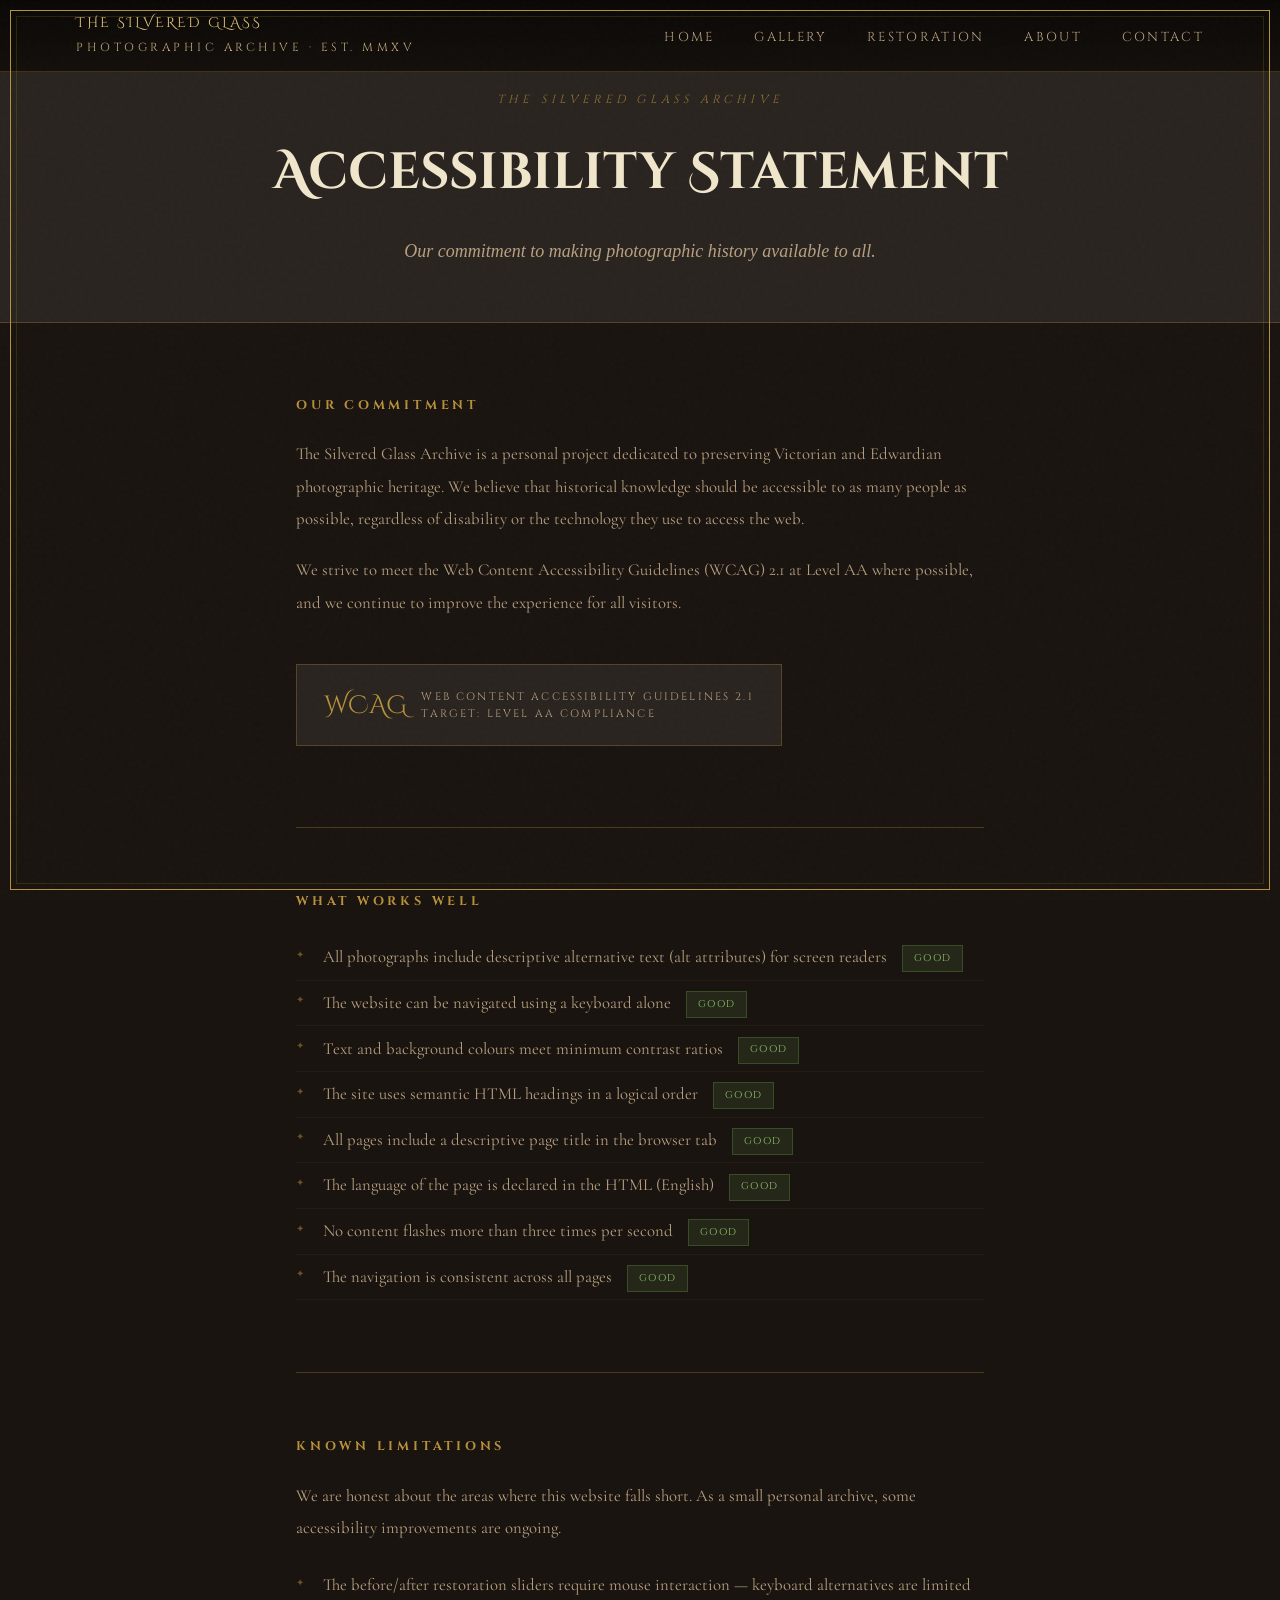
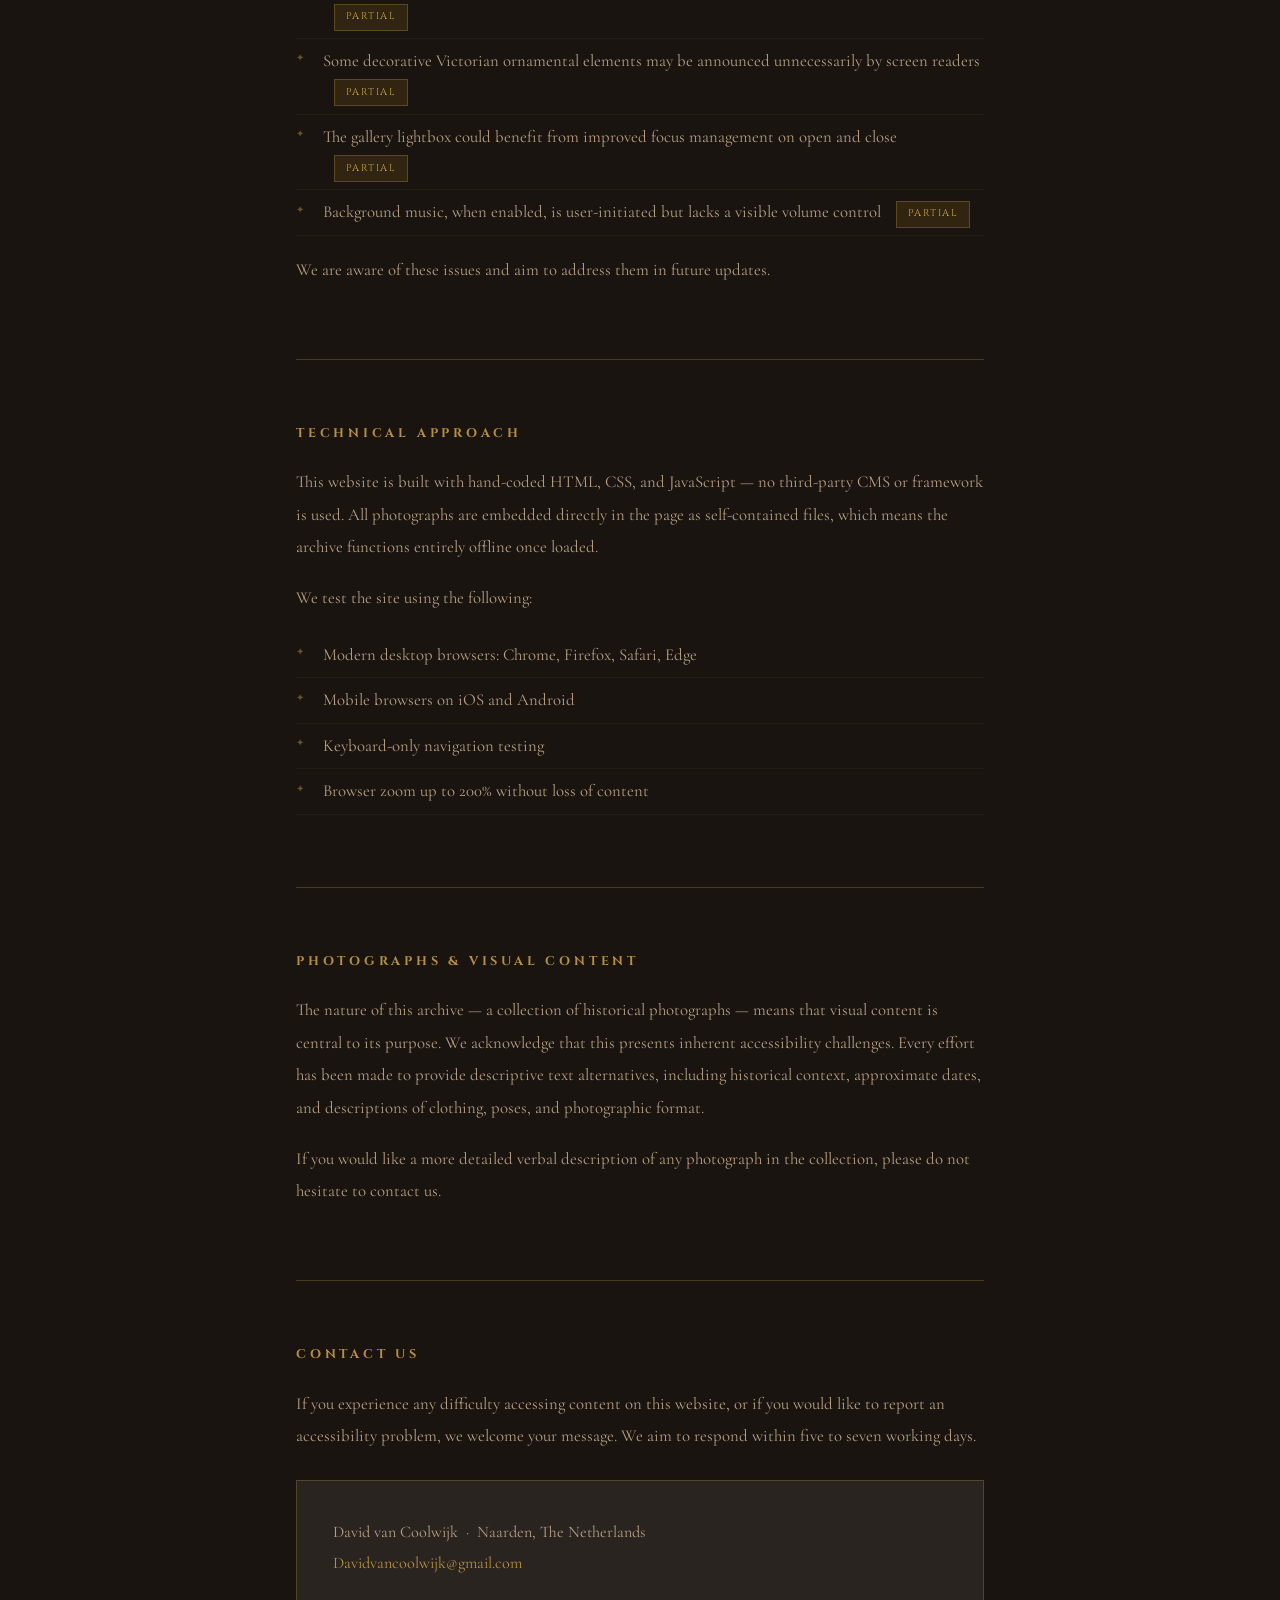
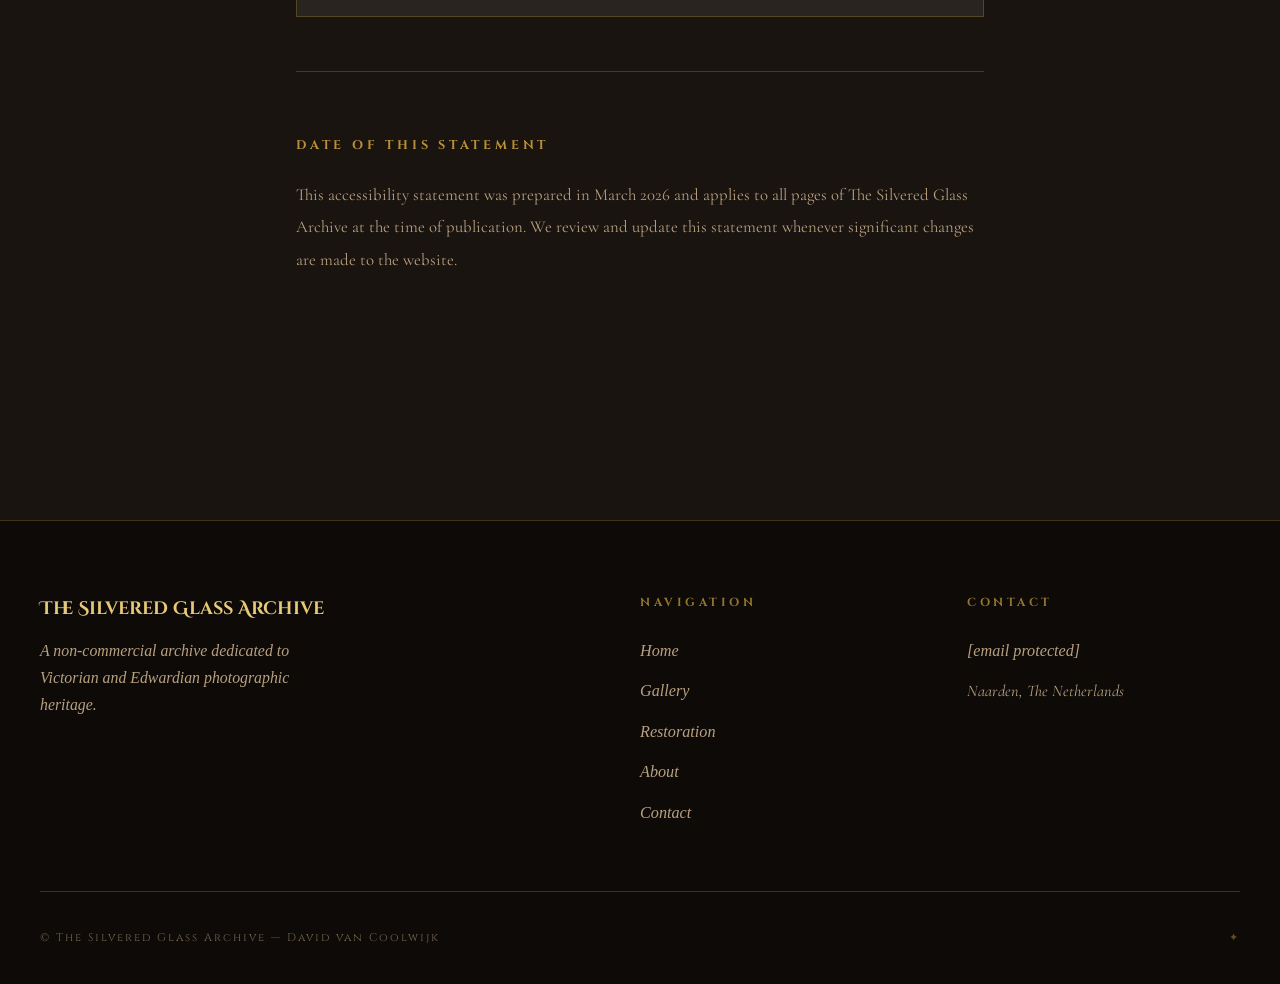
<file: accessibility.html>
<!DOCTYPE html>
<html lang="en">
<head>
  <meta charset="UTF-8">
  <meta name="viewport" content="width=device-width, initial-scale=1.0">
  <title>Accessibility Statement — The Silvered Glass Archive</title>
  <link rel="icon" type="image/svg+xml" href="[data-uri]">
  <meta name="description" content="Accessibility statement for The Silvered Glass Archive. How we strive to make Victorian and Edwardian photographic history accessible to all visitors.">
  <meta name="robots" content="index, follow">
  <style>

@import url('https://fonts.googleapis.com/css2?family=IM+Fell+English:ital@0;1&family=IM+Fell+English+SC&family=Cinzel+Decorative:wght@400;700&family=Cinzel:wght@400;500;600&family=Cormorant+Garamond:ital,wght@0,300;0,400;0,500;0,600;1,300;1,400;1,500&display=swap');

/* ─────────────────────────────────────────
   CUSTOM PROPERTIES
───────────────────────────────────────── */
:root {
  --ink:          #1a1410;
  --charcoal:     #2a2420;
  --dark-brown:   #3d2e22;
  --warm-brown:   #5c4030;
  --gold:         #b8913a;
  --gold-light:   #d4a84b;
  --gold-pale:    #e8c97a;
  --parchment:    #f0e6cc;
  --parchment-dk: #ddd0b0;
  --cream:        #f7f0e0;
  --sepia:        #c4a882;
  --sepia-dark:   #8b7355;
  --text-primary: #f0e6cc;
  --text-muted:   #b8a080;
  --border:       rgba(184,145,58,0.3);
  --border-bright:rgba(184,145,58,0.65);
  --shadow:       rgba(0,0,0,0.6);

  --font-display: 'Cinzel Decorative', serif;
  --font-heading: 'Cinzel', serif;
  --font-body:    'Cormorant Garamond', serif;
  --font-italic:  'IM Fell English', serif;

  --nav-h: 72px;
}

/* ─────────────────────────────────────────
   RESET & BASE
───────────────────────────────────────── */
*, *::before, *::after { box-sizing: border-box; margin: 0; padding: 0; }

html { scroll-behavior: smooth; font-size: 18px; }

body {
  background-color: var(--ink);
  color: var(--text-primary);
  font-family: var(--font-body);
  font-weight: 400;
  line-height: 1.75;
  min-height: 100vh;
  overflow-x: hidden;
}

/* Grain texture overlay */
body::before {
  content: '';
  position: fixed;
  inset: 0;
  background-image: url("data:image/svg+xml,%3Csvg viewBox='0 0 256 256' xmlns='http://www.w3.org/2000/svg'%3E%3Cfilter id='noise'%3E%3CfeTurbulence type='fractalNoise' baseFrequency='0.9' numOctaves='4' stitchTiles='stitch'/%3E%3C/filter%3E%3Crect width='100%25' height='100%25' filter='url(%23noise)' opacity='0.04'/%3E%3C/svg%3E");
  pointer-events: none;
  z-index: 9999;
  opacity: 0.45;
}

img { max-width: 100%; display: block; }
a  { color: var(--gold-light); text-decoration: none; transition: color .25s; }
a:hover { color: var(--gold-pale); }

/* ─────────────────────────────────────────
   SCROLLBAR
───────────────────────────────────────── */
::-webkit-scrollbar { width: 8px; }
::-webkit-scrollbar-track { background: var(--charcoal); }
::-webkit-scrollbar-thumb { background: var(--warm-brown); border-radius: 4px; }
::-webkit-scrollbar-thumb:hover { background: var(--gold); }

/* ─────────────────────────────────────────
   ORNAMENTAL ELEMENTS
───────────────────────────────────────── */
.ornament {
  display: flex; align-items: center; gap: 1rem;
  color: var(--gold); font-size: .9rem; letter-spacing: .15em;
}
.ornament::before,
.ornament::after {
  content: '';
  flex: 1; height: 1px;
  background: linear-gradient(90deg, transparent, var(--gold), transparent);
}

.ornament-divider {
  text-align: center;
  color: var(--gold);
  font-size: 1.4rem;
  letter-spacing: .3em;
  margin: 2.5rem 0;
  opacity: .7;
}

.corner-decoration {
  position: absolute;
  width: 40px; height: 40px;
  border-color: var(--gold);
  border-style: solid;
  opacity: .5;
}
.corner-decoration.tl { top: 12px; left: 12px; border-width: 2px 0 0 2px; }
.corner-decoration.tr { top: 12px; right: 12px; border-width: 2px 2px 0 0; }
.corner-decoration.bl { bottom: 12px; left: 12px; border-width: 0 0 2px 2px; }
.corner-decoration.br { bottom: 12px; right: 12px; border-width: 0 2px 2px 0; }

/* ─────────────────────────────────────────
   NAVIGATION
───────────────────────────────────────── */
.site-nav {
  position: fixed; top: 0; left: 0; right: 0;
  height: var(--nav-h);
  background: linear-gradient(180deg, rgba(10,8,6,.98) 0%, rgba(18,14,10,.92) 100%);
  border-bottom: 1px solid var(--border);
  z-index: 1000;
  display: flex; align-items: center;
  backdrop-filter: blur(8px);
}

.nav-inner {
  max-width: 1200px; width: 100%;
  margin: 0 auto;
  padding: 0 2rem;
  display: flex; align-items: center; justify-content: space-between;
}

.nav-brand {
  font-family: var(--font-heading);
  font-size: .85rem;
  letter-spacing: .22em;
  text-transform: uppercase;
  color: var(--gold-light);
  display: flex; flex-direction: column; align-items: flex-start;
  gap: 2px;
}
.nav-brand span:first-child {
  font-family: var(--font-display);
  font-size: .75rem;
  letter-spacing: .15em;
  color: var(--gold-pale);
}
.nav-brand span:last-child {
  font-size: .65rem;
  color: var(--sepia);
  letter-spacing: .3em;
}

.nav-links {
  list-style: none;
  display: flex; gap: 2.2rem; align-items: center;
}

.nav-links a {
  font-family: var(--font-heading);
  font-size: .72rem;
  letter-spacing: .18em;
  text-transform: uppercase;
  color: var(--text-muted);
  position: relative;
  padding-bottom: 3px;
  transition: color .3s;
}
.nav-links a::after {
  content: '';
  position: absolute; bottom: 0; left: 0; right: 0;
  height: 1px;
  background: var(--gold);
  transform: scaleX(0);
  transition: transform .3s ease;
}
.nav-links a:hover,
.nav-links a.active { color: var(--gold-pale); }
.nav-links a:hover::after,
.nav-links a.active::after { transform: scaleX(1); }

.nav-toggle {
  display: none;
  background: none; border: 1px solid var(--border);
  color: var(--gold); cursor: pointer;
  padding: .4rem .6rem; font-size: 1.1rem;
  border-radius: 2px;
}

/* ─────────────────────────────────────────
   PAGE WRAPPER
───────────────────────────────────────── */
.page-wrap {
  padding-top: var(--nav-h);
  min-height: 100vh;
}

/* ─────────────────────────────────────────
   HERO — HOME
───────────────────────────────────────── */
.hero {
  position: relative;
  min-height: calc(100vh - var(--nav-h));
  display: flex; align-items: center; justify-content: center;
  overflow: hidden;
  background: var(--ink);
}

.hero-backdrop {
  position: absolute; inset: 0;
  background:
    radial-gradient(ellipse 80% 60% at 50% 40%, rgba(92,64,48,.18) 0%, transparent 70%),
    radial-gradient(ellipse 60% 80% at 20% 80%, rgba(61,46,34,.2) 0%, transparent 60%),
    linear-gradient(180deg, rgba(10,8,6,1) 0%, rgba(26,20,16,.95) 50%, rgba(10,8,6,1) 100%);
}

/* Vignette photo strips */
.hero-photos {
  position: absolute; inset: 0;
  display: grid;
  grid-template-columns: repeat(5, 1fr);
  opacity: .12;
  gap: 2px;
}
.hero-photos .photo-strip {
  background: var(--dark-brown);
  position: relative;
  overflow: hidden;
}
.hero-photos .photo-strip::after {
  content: '';
  position: absolute; inset: 0;
  background: linear-gradient(180deg, var(--ink) 0%, transparent 25%, transparent 75%, var(--ink) 100%);
}

.hero-content {
  position: relative;
  text-align: center;
  padding: 4rem 2rem;
  max-width: 860px;
}

.hero-eyebrow {
  font-family: var(--font-heading);
  font-size: .72rem;
  letter-spacing: .45em;
  text-transform: uppercase;
  color: var(--gold);
  margin-bottom: 1.8rem;
  opacity: .85;
}

.hero-title {
  font-family: var(--font-display);
  font-size: clamp(2rem, 5vw, 3.6rem);
  font-weight: 700;
  line-height: 1.15;
  color: var(--parchment);
  text-shadow: 0 2px 30px rgba(0,0,0,.8);
  margin-bottom: .8rem;
}
.hero-title em {
  font-style: italic;
  color: var(--gold-pale);
  font-family: 'IM Fell English', serif;
}

.hero-subtitle {
  font-family: var(--font-italic);
  font-style: italic;
  font-size: clamp(1rem, 2.2vw, 1.3rem);
  color: var(--sepia);
  line-height: 1.6;
  margin-bottom: 2.8rem;
  max-width: 580px;
  margin-left: auto; margin-right: auto;
}

.hero-dates {
  font-family: var(--font-heading);
  font-size: .7rem;
  letter-spacing: .4em;
  color: var(--gold);
  opacity: .7;
  margin-bottom: 3rem;
}

.btn-primary {
  display: inline-block;
  font-family: var(--font-heading);
  font-size: .75rem;
  letter-spacing: .25em;
  text-transform: uppercase;
  color: var(--ink);
  background: linear-gradient(135deg, var(--gold) 0%, var(--gold-light) 50%, var(--gold) 100%);
  padding: .85rem 2.4rem;
  border: none;
  cursor: pointer;
  position: relative;
  transition: opacity .3s, transform .2s;
  clip-path: polygon(8px 0%, 100% 0%, calc(100% - 8px) 100%, 0% 100%);
}
.btn-primary:hover {
  opacity: .9; transform: translateY(-1px);
  color: var(--ink);
}

.btn-secondary {
  display: inline-block;
  font-family: var(--font-heading);
  font-size: .75rem;
  letter-spacing: .25em;
  text-transform: uppercase;
  color: var(--gold-light);
  background: transparent;
  padding: .82rem 2.2rem;
  border: 1px solid var(--gold);
  cursor: pointer;
  transition: background .3s, color .3s;
}
.btn-secondary:hover {
  background: rgba(184,145,58,.1);
  color: var(--gold-pale);
}

.hero-cta { display: flex; gap: 1.2rem; justify-content: center; flex-wrap: wrap; }

/* ─────────────────────────────────────────
   SECTION COMMONS
───────────────────────────────────────── */
.section {
  padding: 6rem 2rem;
  max-width: 1200px;
  margin: 0 auto;
}

.section-full {
  padding: 6rem 2rem;
}

.section-header {
  text-align: center;
  margin-bottom: 4rem;
}

.section-eyebrow {
  font-family: var(--font-heading);
  font-size: .68rem;
  letter-spacing: .5em;
  text-transform: uppercase;
  color: var(--gold);
  opacity: .8;
  margin-bottom: 1rem;
}

.section-title {
  font-family: var(--font-display);
  font-size: clamp(1.4rem, 3vw, 2.2rem);
  color: var(--parchment);
  margin-bottom: 1rem;
  line-height: 1.25;
}

.section-lead {
  font-family: var(--font-italic);
  font-style: italic;
  font-size: 1.15rem;
  color: var(--text-muted);
  max-width: 620px;
  margin: 0 auto;
  line-height: 1.7;
}

/* ─────────────────────────────────────────
   FEATURED GRID — HOME
───────────────────────────────────────── */
.featured-grid {
  display: grid;
  grid-template-columns: repeat(3, 1fr);
  grid-template-rows: auto auto;
  gap: 1.5rem;
}

.featured-grid .card:first-child {
  grid-column: 1 / 3;
  grid-row: 1 / 2;
}

.photo-card {
  position: relative;
  overflow: hidden;
  background: var(--charcoal);
  border: 1px solid var(--border);
  cursor: pointer;
  transition: border-color .3s, transform .3s;
}
.photo-card:hover { border-color: var(--border-bright); transform: translateY(-2px); }

.photo-card-img {
  width: 100%; height: auto; display: block;
  object-fit: contain;
  filter: none;
  transition: filter .5s, transform .5s;
  background: var(--charcoal);
}


.photo-card:hover .photo-card-img {
  filter: none;
}

.photo-card-caption {
  padding: 1.2rem 1.4rem;
  border-top: 1px solid var(--border);
  background: linear-gradient(180deg, rgba(26,20,16,.9) 0%, rgba(10,8,6,.95) 100%);
}
.photo-card-caption h3 {
  font-family: var(--font-heading);
  font-size: .82rem;
  letter-spacing: .12em;
  color: var(--parchment);
  margin-bottom: .3rem;
}
.photo-card-caption p {
  font-family: var(--font-italic);
  font-style: italic;
  font-size: .85rem;
  color: var(--text-muted);
  line-height: 1.5;
}
.photo-card-year {
  position: absolute;
  top: .8rem; right: .8rem;
  font-family: var(--font-heading);
  font-size: .62rem;
  letter-spacing: .2em;
  color: var(--gold);
  background: rgba(10,8,6,.8);
  border: 1px solid var(--border);
  padding: .2rem .6rem;
}

/* ─────────────────────────────────────────
   INTRO TEXT BLOCK
───────────────────────────────────────── */
.intro-block {
  background: var(--charcoal);
  border: 1px solid var(--border);
  padding: 4rem;
  position: relative;
  text-align: center;
  margin: 0 auto;
  max-width: 800px;
}

.intro-block p {
  font-size: 1.15rem;
  line-height: 1.9;
  color: var(--parchment);
  font-family: var(--font-body);
}

.intro-block p + p { margin-top: 1.5rem; }

/* ─────────────────────────────────────────
   STRIPE SECTION
───────────────────────────────────────── */
.stripe {
  background: var(--charcoal);
  border-top: 1px solid var(--border);
  border-bottom: 1px solid var(--border);
  padding: 5rem 2rem;
}

/* ─────────────────────────────────────────
   GALLERY PAGE
───────────────────────────────────────── */
.page-hero {
  padding: 5rem 2rem 3rem;
  text-align: center;
  border-bottom: 1px solid var(--border);
  position: relative;
  background: linear-gradient(180deg, rgba(61,46,34,.15) 0%, transparent 100%);
}

.gallery-filters {
  display: flex;
  justify-content: center;
  gap: .6rem;
  flex-wrap: wrap;
  margin-bottom: 3rem;
}

.filter-btn {
  font-family: var(--font-heading);
  font-size: .65rem;
  letter-spacing: .2em;
  text-transform: uppercase;
  color: var(--text-muted);
  background: transparent;
  border: 1px solid rgba(184,145,58,.2);
  padding: .45rem 1.1rem;
  cursor: pointer;
  transition: all .25s;
}
.filter-btn:hover,
.filter-btn.active {
  color: var(--gold-pale);
  border-color: var(--gold);
  background: rgba(184,145,58,.08);
}

.gallery-masonry {
  columns: 3;
  column-gap: 1.4rem;
}

.gallery-item {
  break-inside: avoid;
  margin-bottom: 1.4rem;
  position: relative;
  border: 1px solid var(--border);
  overflow: hidden;
  cursor: pointer;
  transition: border-color .3s;
  background: var(--charcoal);
}
.gallery-item:hover { border-color: var(--border-bright); }

.gallery-item img {
  width: 100%;
  display: block;
  filter: none;
  transition: filter .5s, transform .5s;
}
.gallery-item:hover img {
  filter: none;
  transform: scale(1.03);
}

.gallery-item-info {
  padding: .9rem 1rem;
  border-top: 1px solid var(--border);
}
.gallery-item-info h4 {
  font-family: var(--font-heading);
  font-size: .73rem;
  letter-spacing: .1em;
  color: var(--parchment);
  margin-bottom: .25rem;
}
.gallery-item-info p {
  font-family: var(--font-italic);
  font-style: italic;
  font-size: .8rem;
  color: var(--text-muted);
}
.gallery-item-badge {
  position: absolute;
  top: .6rem; left: .6rem;
  font-family: var(--font-heading);
  font-size: .58rem;
  letter-spacing: .18em;
  text-transform: uppercase;
  background: rgba(184,145,58,.85);
  color: var(--ink);
  padding: .18rem .55rem;
}

/* ─────────────────────────────────────────
   LIGHTBOX
───────────────────────────────────────── */
.lightbox {
  position: fixed; inset: 0;
  background: rgba(5,4,3,.95);
  z-index: 9000;
  display: none;
  align-items: center;
  justify-content: center;
  padding: 2rem;
}
.lightbox.open { display: flex; }

.lightbox-inner {
  position: relative;
  max-width: 900px;
  width: 100%;
  text-align: center;
}

.lightbox-img {
  max-height: 72vh;
  width: auto;
  max-width: 100%;
  margin: 0 auto;
  filter: none;
  border: 1px solid var(--border);
}

.lightbox-caption {
  margin-top: 1.2rem;
  font-family: var(--font-italic);
  font-style: italic;
  color: var(--text-muted);
  font-size: .95rem;
}

.lightbox-close {
  position: fixed; top: 1.5rem; right: 1.5rem;
  background: none; border: 1px solid var(--border);
  color: var(--gold); font-size: 1.4rem;
  width: 42px; height: 42px;
  cursor: pointer; display: flex; align-items: center; justify-content: center;
  transition: background .2s;
}
.lightbox-close:hover { background: rgba(184,145,58,.15); }

.lightbox-nav {
  position: fixed; top: 50%; transform: translateY(-50%);
  background: rgba(26,20,16,.8); border: 1px solid var(--border);
  color: var(--gold); font-size: 1.5rem;
  width: 48px; height: 64px;
  cursor: pointer; display: flex; align-items: center; justify-content: center;
  transition: background .2s;
}
.lightbox-nav:hover { background: rgba(184,145,58,.15); }
.lightbox-prev { left: 1rem; }
.lightbox-next { right: 1rem; }

/* ─────────────────────────────────────────
   BEFORE / AFTER SLIDER
───────────────────────────────────────── */
.before-after-container {
  position: relative;
  overflow: hidden;
  cursor: ew-resize;
  user-select: none;
  border: 1px solid var(--border);
  background: var(--charcoal);
}

.before-after-container img {
  width: 100%;
  display: block;
  filter: none;
}

.ba-before {
  position: absolute; top: 0; left: 0; right: 0; bottom: 0;
  overflow: hidden;
}

.ba-before img {
  filter: none;
  position: absolute; top: 0; left: 0; width: 100%; height: 100%;
  object-fit: cover;
}

.ba-after img {
  filter: none;
}

.ba-handle {
  position: absolute; top: 0; bottom: 0;
  width: 3px;
  background: var(--gold);
  transform: translateX(-50%);
  z-index: 10;
}
.ba-handle::before,
.ba-handle::after {
  content: '';
  position: absolute; left: 50%;
  width: 40px; height: 40px;
  transform: translateX(-50%);
  background: var(--gold);
  border-radius: 50%;
  display: flex; align-items: center; justify-content: center;
}
.ba-handle::before { top: 50%; transform: translate(-50%, -50%); }
.ba-handle::after {
  top: 50%; transform: translate(-50%, -50%);
  background: url("data:image/svg+xml,%3Csvg xmlns='http://www.w3.org/2000/svg' width='20' height='12' viewBox='0 0 20 12'%3E%3Cpath d='M0 6l4-4v3h12V2l4 4-4 4v-3H4v3z' fill='%231a1410'/%3E%3C/svg%3E") center/20px no-repeat var(--gold);
  z-index: 1;
}

.ba-label {
  position: absolute; top: .7rem;
  font-family: var(--font-heading);
  font-size: .62rem;
  letter-spacing: .22em;
  text-transform: uppercase;
  background: rgba(10,8,6,.8);
  border: 1px solid var(--border);
  padding: .2rem .7rem;
  pointer-events: none;
}
.ba-label-before { left: .7rem; color: var(--sepia); }
.ba-label-after  { right: .7rem; color: var(--gold-pale); }

/* ─────────────────────────────────────────
   RESTORATION PAGE
───────────────────────────────────────── */
.restoration-pair {
  display: grid;
  grid-template-columns: 1fr 1fr;
  gap: 3rem;
  align-items: start;
  margin-bottom: 6rem;
  padding-bottom: 6rem;
  border-bottom: 1px solid var(--border);
}
.restoration-pair:last-child { border-bottom: none; }

.restoration-pair.reversed { direction: rtl; }
.restoration-pair.reversed > * { direction: ltr; }

.restoration-info h3 {
  font-family: var(--font-display);
  font-size: 1.3rem;
  color: var(--parchment);
  margin-bottom: .6rem;
}
.restoration-info .date-tag {
  font-family: var(--font-heading);
  font-size: .65rem;
  letter-spacing: .3em;
  color: var(--gold);
  opacity: .8;
  margin-bottom: 1.5rem;
}
.restoration-info p {
  font-size: 1rem;
  color: var(--text-muted);
  line-height: 1.85;
  margin-bottom: 1rem;
}

.process-steps {
  display: grid;
  grid-template-columns: repeat(auto-fit, minmax(220px, 1fr));
  gap: 1.5rem;
  margin-top: 3rem;
}
.process-step {
  background: var(--charcoal);
  border: 1px solid var(--border);
  padding: 1.8rem;
  position: relative;
}
.step-number {
  font-family: var(--font-display);
  font-size: 2.2rem;
  color: var(--gold);
  opacity: .25;
  position: absolute;
  top: .8rem; right: 1rem;
  line-height: 1;
}
.process-step h4 {
  font-family: var(--font-heading);
  font-size: .78rem;
  letter-spacing: .15em;
  color: var(--parchment);
  margin-bottom: .7rem;
  text-transform: uppercase;
}
.process-step p {
  font-size: .9rem;
  color: var(--text-muted);
  line-height: 1.7;
}

/* ─────────────────────────────────────────
   ABOUT PAGE
───────────────────────────────────────── */
.about-grid {
  display: grid;
  grid-template-columns: 1fr 2fr;
  gap: 4rem;
  align-items: start;
}

.about-portrait {
  position: sticky; top: calc(var(--nav-h) + 2rem);
}
.about-portrait img {
  width: 100%;
  filter: none;
  border: 1px solid var(--border);
}
.about-portrait-caption {
  border: 1px solid var(--border);
  border-top: none;
  padding: 1rem 1.2rem;
  background: var(--charcoal);
  font-family: var(--font-italic);
  font-style: italic;
  font-size: .82rem;
  color: var(--text-muted);
  text-align: center;
}

.about-text h2 {
  font-family: var(--font-display);
  font-size: 1.6rem;
  color: var(--parchment);
  margin-bottom: .4rem;
}
.about-text .tagline {
  font-family: var(--font-italic);
  font-style: italic;
  color: var(--sepia);
  margin-bottom: 2.5rem;
  font-size: 1rem;
}
.about-text p {
  font-size: 1rem;
  line-height: 1.9;
  color: var(--text-muted);
  margin-bottom: 1.4rem;
}

.credentials {
  display: grid;
  grid-template-columns: 1fr 1fr;
  gap: 1rem;
  margin-top: 2.5rem;
}
.credential-item {
  border-left: 2px solid var(--gold);
  padding: .5rem 0 .5rem 1rem;
}
.credential-item strong {
  display: block;
  font-family: var(--font-heading);
  font-size: .73rem;
  letter-spacing: .1em;
  color: var(--parchment);
  margin-bottom: .2rem;
}
.credential-item span {
  font-size: .85rem;
  color: var(--text-muted);
}

/* ─────────────────────────────────────────
   CONTACT PAGE
───────────────────────────────────────── */
.contact-grid {
  display: grid;
  grid-template-columns: 1fr 1.4fr;
  gap: 4rem;
  align-items: start;
}

.contact-info h3 {
  font-family: var(--font-heading);
  font-size: .8rem;
  letter-spacing: .2em;
  text-transform: uppercase;
  color: var(--gold);
  margin-bottom: 1.5rem;
}
.contact-info p {
  font-size: .95rem;
  color: var(--text-muted);
  line-height: 1.85;
  margin-bottom: 1.8rem;
}

.contact-detail {
  display: flex; gap: 1rem; align-items: flex-start;
  margin-bottom: 1.2rem;
}
.contact-detail-icon {
  width: 36px; height: 36px;
  border: 1px solid var(--border);
  background: var(--charcoal);
  display: flex; align-items: center; justify-content: center;
  color: var(--gold); font-size: .9rem;
  flex-shrink: 0;
}
.contact-detail-text strong {
  display: block;
  font-family: var(--font-heading);
  font-size: .68rem;
  letter-spacing: .15em;
  text-transform: uppercase;
  color: var(--parchment);
  margin-bottom: .2rem;
}
.contact-detail-text span {
  font-family: var(--font-italic);
  font-style: italic;
  color: var(--text-muted);
  font-size: .9rem;
}

.contact-form {
  background: var(--charcoal);
  border: 1px solid var(--border);
  padding: 2.8rem;
  position: relative;
}

.form-row {
  display: grid;
  grid-template-columns: 1fr 1fr;
  gap: 1.2rem;
}

.form-field { margin-bottom: 1.4rem; }

.form-field label {
  display: block;
  font-family: var(--font-heading);
  font-size: .65rem;
  letter-spacing: .22em;
  text-transform: uppercase;
  color: var(--sepia);
  margin-bottom: .5rem;
}

.form-field input,
.form-field textarea,
.form-field select {
  width: 100%;
  background: rgba(10,8,6,.5);
  border: 1px solid var(--border);
  color: var(--parchment);
  font-family: var(--font-body);
  font-size: .95rem;
  padding: .75rem 1rem;
  transition: border-color .25s;
  outline: none;
  -webkit-appearance: none;
}
.form-field input:focus,
.form-field textarea:focus,
.form-field select:focus {
  border-color: var(--gold);
}
.form-field input::placeholder,
.form-field textarea::placeholder {
  color: rgba(184,160,128,.4);
  font-style: italic;
}
.form-field textarea { min-height: 130px; resize: vertical; }

.form-field select option { background: var(--charcoal); }

.form-submit { text-align: right; }

/* ─────────────────────────────────────────
   STATISTICS STRIP
───────────────────────────────────────── */
.stats-strip {
  background: var(--charcoal);
  border-top: 1px solid var(--border);
  border-bottom: 1px solid var(--border);
  padding: 3rem 2rem;
}
.stats-inner {
  display: grid;
  grid-template-columns: repeat(4, 1fr);
  gap: 1rem;
  max-width: 900px;
  margin: 0 auto;
  text-align: center;
}
.stat-item {}
.stat-number {
  font-family: var(--font-display);
  font-size: 2rem;
  color: var(--gold-pale);
  display: block;
  margin-bottom: .3rem;
}
.stat-label {
  font-family: var(--font-heading);
  font-size: .6rem;
  letter-spacing: .3em;
  text-transform: uppercase;
  color: var(--text-muted);
}

/* ─────────────────────────────────────────
   FOOTER
───────────────────────────────────────── */
.site-footer {
  border-top: 1px solid var(--border);
  padding: 4rem 2rem 2rem;
  background: rgba(5,4,3,.6);
}

.footer-inner {
  max-width: 1200px; margin: 0 auto;
  display: grid;
  grid-template-columns: 2fr 1fr 1fr;
  gap: 3rem;
  margin-bottom: 3rem;
}

.footer-brand h3 {
  font-family: var(--font-display);
  font-size: 1rem;
  color: var(--gold-pale);
  margin-bottom: .8rem;
}
.footer-brand p {
  font-family: var(--font-italic);
  font-style: italic;
  font-size: .88rem;
  color: var(--text-muted);
  line-height: 1.7;
  max-width: 280px;
}

.footer-col h4 {
  font-family: var(--font-heading);
  font-size: .65rem;
  letter-spacing: .3em;
  text-transform: uppercase;
  color: var(--gold);
  margin-bottom: 1.2rem;
  opacity: .8;
}

.footer-col ul { list-style: none; }
.footer-col ul li { margin-bottom: .5rem; }
.footer-col ul li a {
  font-size: .9rem;
  color: var(--text-muted);
  transition: color .25s;
  font-family: var(--font-italic);
  font-style: italic;
}
.footer-col ul li a:hover { color: var(--gold-pale); }

.footer-bottom {
  border-top: 1px solid var(--border);
  padding-top: 2rem;
  display: flex;
  justify-content: space-between;
  align-items: center;
  flex-wrap: wrap;
  gap: 1rem;
  max-width: 1200px;
  margin: 0 auto;
}
.footer-bottom p {
  font-family: var(--font-heading);
  font-size: .62rem;
  letter-spacing: .18em;
  color: var(--text-muted);
  opacity: .6;
}

/* ─────────────────────────────────────────
   PULLQUOTE
───────────────────────────────────────── */
.pullquote {
  border-left: 3px solid var(--gold);
  padding: 1.5rem 2rem;
  margin: 2.5rem 0;
  background: rgba(184,145,58,.04);
}
.pullquote p {
  font-family: 'IM Fell English', serif;
  font-style: italic;
  font-size: 1.25rem;
  color: var(--parchment);
  line-height: 1.65;
  margin: 0;
}
.pullquote cite {
  display: block;
  margin-top: .8rem;
  font-family: var(--font-heading);
  font-size: .65rem;
  letter-spacing: .2em;
  text-transform: uppercase;
  color: var(--gold);
  opacity: .75;
  font-style: normal;
}

/* ─────────────────────────────────────────
   TIMELINE
───────────────────────────────────────── */
.timeline {
  position: relative;
  padding-left: 3rem;
}
.timeline::before {
  content: '';
  position: absolute; left: 0; top: 0; bottom: 0;
  width: 1px;
  background: linear-gradient(180deg, transparent, var(--gold), transparent);
  opacity: .4;
}

.timeline-entry {
  position: relative;
  margin-bottom: 2.5rem;
  padding-bottom: 2.5rem;
  border-bottom: 1px solid rgba(184,145,58,.12);
}
.timeline-entry:last-child { border-bottom: none; margin-bottom: 0; }

.timeline-entry::before {
  content: '';
  position: absolute; left: -3rem; top: .45rem;
  width: 9px; height: 9px;
  background: var(--gold);
  border-radius: 50%;
  transform: translateX(-4px);
}

.timeline-year {
  font-family: var(--font-heading);
  font-size: .65rem;
  letter-spacing: .3em;
  color: var(--gold);
  opacity: .75;
  margin-bottom: .4rem;
}
.timeline-entry h4 {
  font-family: var(--font-heading);
  font-size: .9rem;
  color: var(--parchment);
  margin-bottom: .5rem;
  letter-spacing: .06em;
}
.timeline-entry p {
  font-size: .92rem;
  color: var(--text-muted);
  line-height: 1.75;
}

/* ─────────────────────────────────────────
   RESPONSIVE
───────────────────────────────────────── */
@media (max-width: 960px) {
  .featured-grid {
    grid-template-columns: 1fr 1fr;
  }
  .featured-grid .card:first-child { grid-column: 1 / 3; }

  .gallery-masonry { columns: 2; }

  .restoration-pair { grid-template-columns: 1fr; }
  .restoration-pair.reversed { direction: ltr; }

  .about-grid { grid-template-columns: 1fr; }
  .about-portrait { position: static; max-width: 320px; }

  .contact-grid { grid-template-columns: 1fr; }

  .footer-inner { grid-template-columns: 1fr 1fr; }
  .footer-brand { grid-column: 1 / 3; }

  .stats-inner { grid-template-columns: repeat(2, 1fr); }
}

@media (max-width: 640px) {
  :root { --nav-h: 60px; }
  html { font-size: 16px; }

  .nav-links { display: none; flex-direction: column; }
  .nav-links.open {
    display: flex;
    position: fixed; top: var(--nav-h); left: 0; right: 0;
    background: rgba(10,8,6,.98);
    padding: 1.5rem 2rem;
    border-bottom: 1px solid var(--border);
    gap: 1.2rem;
  }
  .nav-toggle { display: flex; }

  .featured-grid { grid-template-columns: 1fr; }
  .featured-grid .card:first-child { grid-column: 1; }

  .gallery-masonry { columns: 1; }

  .intro-block { padding: 2.5rem 1.5rem; }
  .contact-form { padding: 1.8rem; }
  .form-row { grid-template-columns: 1fr; }

  .credentials { grid-template-columns: 1fr; }
  .footer-inner { grid-template-columns: 1fr; }
  .footer-brand { grid-column: 1; }
  .stats-inner { grid-template-columns: repeat(2, 1fr); gap: 2rem; }
}

/* ─────────────────────────────────────────
   UTILITIES
───────────────────────────────────────── */
.text-gold    { color: var(--gold); }
.text-muted   { color: var(--text-muted); }
.text-center  { text-align: center; }
.mb-0 { margin-bottom: 0; }
.mb-1 { margin-bottom: 1rem; }
.mb-2 { margin-bottom: 2rem; }
.mb-3 { margin-bottom: 3rem; }
.mt-2 { margin-top: 2rem; }
.max-w-prose { max-width: 700px; margin-left: auto; margin-right: auto; }


  
  /* ── Download Protection ── */
  img {
    -webkit-user-drag: none;
    user-drag: none;
    pointer-events: none;
  }
  .lightbox-img { pointer-events: none; }
  .nav-brand img, .site-nav img { pointer-events: auto; }
  .photo-card, .gallery-item, .before-after-container,
  .lightbox-inner, .about-portrait {
    position: relative;
  }
  /* Transparent overlay on all image containers */
  .photo-card::after,
  .gallery-item::after,
  .about-portrait::after {
    content: '';
    position: absolute;
    inset: 0;
    z-index: 5;
    cursor: pointer;
  }

</style>
  <style>
    .access-hero {
      background: var(--charcoal);
      border-bottom: 1px solid var(--border);
      padding: 5rem 2rem 3rem;
      text-align: center;
    }
    .access-hero .eyebrow {
      font-family: var(--font-heading);
      font-size: .65rem;
      letter-spacing: .35em;
      text-transform: uppercase;
      color: var(--gold);
      opacity: .7;
      margin-bottom: 1rem;
    }
    .access-hero h1 {
      font-family: var(--font-display);
      font-size: clamp(1.8rem, 4vw, 3rem);
      color: var(--parchment);
      margin-bottom: 1rem;
    }
    .access-hero p {
      color: var(--text-muted);
      font-family: var(--font-italic);
      font-style: italic;
      font-size: 1rem;
      max-width: 500px;
      margin: 0 auto;
    }
    .access-content {
      max-width: 760px;
      margin: 0 auto;
      padding: 4rem 2rem 6rem;
    }
    .access-section {
      margin-bottom: 3.5rem;
      padding-bottom: 3rem;
      border-bottom: 1px solid var(--border);
    }
    .access-section:last-child {
      border-bottom: none;
    }
    .access-section h2 {
      font-family: var(--font-heading);
      font-size: .7rem;
      letter-spacing: .3em;
      text-transform: uppercase;
      color: var(--gold);
      margin-bottom: 1.2rem;
    }
    .access-section p {
      color: var(--text-muted);
      line-height: 1.95;
      margin-bottom: 1rem;
      font-size: .93rem;
    }
    .access-section ul {
      list-style: none;
      padding: 0;
      margin: 1rem 0;
    }
    .access-section ul li {
      color: var(--text-muted);
      line-height: 1.8;
      font-size: .93rem;
      padding: .4rem 0 .4rem 1.5rem;
      position: relative;
      border-bottom: 1px solid rgba(184,145,58,.06);
    }
    .access-section ul li::before {
      content: '✦';
      position: absolute;
      left: 0;
      color: var(--gold);
      opacity: .5;
      font-size: .55rem;
      top: .65rem;
    }
    .status-good {
      display: inline-block;
      background: rgba(80,120,60,.2);
      border: 1px solid rgba(100,160,70,.3);
      color: #90c870;
      font-family: var(--font-heading);
      font-size: .55rem;
      letter-spacing: .15em;
      text-transform: uppercase;
      padding: .2rem .6rem;
      margin-left: .6rem;
      vertical-align: middle;
    }
    .status-partial {
      display: inline-block;
      background: rgba(180,130,20,.15);
      border: 1px solid rgba(200,160,40,.3);
      color: #c8a840;
      font-family: var(--font-heading);
      font-size: .55rem;
      letter-spacing: .15em;
      text-transform: uppercase;
      padding: .2rem .6rem;
      margin-left: .6rem;
      vertical-align: middle;
    }
    .wcag-badge {
      display: inline-flex;
      align-items: center;
      gap: .8rem;
      background: var(--charcoal);
      border: 1px solid var(--border);
      padding: 1rem 1.5rem;
      margin: 1.5rem 0;
    }
    .wcag-badge span:first-child {
      font-family: var(--font-display);
      font-size: 1.4rem;
      color: var(--gold);
    }
    .wcag-badge span:last-child {
      font-family: var(--font-heading);
      font-size: .6rem;
      letter-spacing: .2em;
      text-transform: uppercase;
      color: var(--text-muted);
      line-height: 1.6;
    }
    .contact-block {
      background: var(--charcoal);
      border: 1px solid var(--border);
      padding: 2rem;
      margin-top: 1.5rem;
    }
    .contact-block a {
      color: var(--gold);
      text-decoration: none;
    }
    .contact-block a:hover {
      text-decoration: underline;
    }
  </style>
</head>
<body oncontextmenu="return false;">

<div id="page-border-outer"></div>
<div id="page-border-inner"></div>

<nav class="site-nav">
  <div class="nav-inner">
    <a href="index.html" class="nav-brand"><span>The Silvered Glass</span><span>Photographic Archive · Est. MMXV</span></a>
    <button class="nav-toggle">☰</button>
    <ul class="nav-links">
      <li><a href="index.html">Home</a></li><li><a href="gallery.html">Gallery</a></li><li><a href="restoration.html">Restoration</a></li><li><a href="about.html">About</a></li><li><a href="contact.html">Contact</a></li>
    </ul>
  </div>
</nav>

<div class="access-hero">
  <p class="eyebrow">The Silvered Glass Archive</p>
  <h1>Accessibility Statement</h1>
  <p>Our commitment to making photographic history available to all.</p>
</div>

<div class="access-content">

  <div class="access-section">
    <h2>Our Commitment</h2>
    <p>The Silvered Glass Archive is a personal project dedicated to preserving Victorian and Edwardian photographic heritage. We believe that historical knowledge should be accessible to as many people as possible, regardless of disability or the technology they use to access the web.</p>
    <p>We strive to meet the Web Content Accessibility Guidelines (WCAG) 2.1 at Level AA where possible, and we continue to improve the experience for all visitors.</p>
    <div class="wcag-badge">
      <span>WCAG</span>
      <span>Web Content Accessibility Guidelines 2.1<br>Target: Level AA Compliance</span>
    </div>
  </div>

  <div class="access-section">
    <h2>What Works Well</h2>
    <ul>
      <li>All photographs include descriptive alternative text (alt attributes) for screen readers <span class="status-good">Good</span></li>
      <li>The website can be navigated using a keyboard alone <span class="status-good">Good</span></li>
      <li>Text and background colours meet minimum contrast ratios <span class="status-good">Good</span></li>
      <li>The site uses semantic HTML headings in a logical order <span class="status-good">Good</span></li>
      <li>All pages include a descriptive page title in the browser tab <span class="status-good">Good</span></li>
      <li>The language of the page is declared in the HTML (English) <span class="status-good">Good</span></li>
      <li>No content flashes more than three times per second <span class="status-good">Good</span></li>
      <li>The navigation is consistent across all pages <span class="status-good">Good</span></li>
    </ul>
  </div>

  <div class="access-section">
    <h2>Known Limitations</h2>
    <p>We are honest about the areas where this website falls short. As a small personal archive, some accessibility improvements are ongoing.</p>
    <ul>
      <li>The before/after restoration sliders require mouse interaction — keyboard alternatives are limited <span class="status-partial">Partial</span></li>
      <li>Some decorative Victorian ornamental elements may be announced unnecessarily by screen readers <span class="status-partial">Partial</span></li>
      <li>The gallery lightbox could benefit from improved focus management on open and close <span class="status-partial">Partial</span></li>
      <li>Background music, when enabled, is user-initiated but lacks a visible volume control <span class="status-partial">Partial</span></li>
    </ul>
    <p>We are aware of these issues and aim to address them in future updates.</p>
  </div>

  <div class="access-section">
    <h2>Technical Approach</h2>
    <p>This website is built with hand-coded HTML, CSS, and JavaScript — no third-party CMS or framework is used. All photographs are embedded directly in the page as self-contained files, which means the archive functions entirely offline once loaded.</p>
    <p>We test the site using the following:</p>
    <ul>
      <li>Modern desktop browsers: Chrome, Firefox, Safari, Edge</li>
      <li>Mobile browsers on iOS and Android</li>
      <li>Keyboard-only navigation testing</li>
      <li>Browser zoom up to 200% without loss of content</li>
    </ul>
  </div>

  <div class="access-section">
    <h2>Photographs & Visual Content</h2>
    <p>The nature of this archive — a collection of historical photographs — means that visual content is central to its purpose. We acknowledge that this presents inherent accessibility challenges. Every effort has been made to provide descriptive text alternatives, including historical context, approximate dates, and descriptions of clothing, poses, and photographic format.</p>
    <p>If you would like a more detailed verbal description of any photograph in the collection, please do not hesitate to contact us.</p>
  </div>

  <div class="access-section">
    <h2>Contact Us</h2>
    <p>If you experience any difficulty accessing content on this website, or if you would like to report an accessibility problem, we welcome your message. We aim to respond within five to seven working days.</p>
    <div class="contact-block">
      <p style="margin:0; color: var(--text-muted); font-size:.9rem;">David van Coolwijk &nbsp;·&nbsp; Naarden, The Netherlands<br>
      <a href="mailto:Davidvancoolwijk@gmail.com">Davidvancoolwijk@gmail.com</a></p>
    </div>
  </div>

  <div class="access-section">
    <h2>Date of This Statement</h2>
    <p>This accessibility statement was prepared in March 2026 and applies to all pages of The Silvered Glass Archive at the time of publication. We review and update this statement whenever significant changes are made to the website.</p>
  </div>

</div>

<footer class="site-footer">
  <div class="footer-inner">
    <div class="footer-brand"><h3>The Silvered Glass Archive</h3><p>A non-commercial archive dedicated to Victorian and Edwardian photographic heritage.</p></div>
    <div class="footer-col"><h4>Navigation</h4><ul><li><a href="index.html">Home</a></li><li><a href="gallery.html">Gallery</a></li><li><a href="restoration.html">Restoration</a></li><li><a href="about.html">About</a></li><li><a href="contact.html">Contact</a></li></ul></div>
    <div class="footer-col"><h4>Contact</h4><ul><li><a href="/cdn-cgi/l/email-protection#523320313a3b243712213b3e2437203736353e3321217c313d7c2739"><span class="__cf_email__" data-cfemail="bcddcedfd4d5cad9fccfd5d0cad9ced9d8dbd0ddcfcf92dfd392c9d7">[email&#160;protected]</span></a></li><li><span style="color:var(--text-muted);font-style:italic;font-size:.9rem;">Naarden, The Netherlands</span></li></ul></div>
  </div>
  <div class="footer-bottom"><p>© The Silvered Glass Archive — David van Coolwijk</p><p style="color:var(--gold);opacity:.5;">✦</p></div>
</footer>

<script>
  // Nav toggle
  const toggle = document.querySelector('.nav-toggle');
  const menu = document.querySelector('.nav-menu');
  if (toggle && menu) {
    toggle.addEventListener('click', () => menu.classList.toggle('open'));
  }

  // Page border
  document.querySelectorAll('#page-border-outer, #page-border-inner').forEach(el => {
    el.style.cssText = 'position:fixed;pointer-events:none;z-index:9998;border:1px solid var(--gold);';
  });
  const outer = document.getElementById('page-border-outer');
  const inner = document.getElementById('page-border-inner');
  if (outer) outer.style.inset = '10px';
  if (inner) { inner.style.inset = '16px'; inner.style.opacity = '.18'; }
</script>

</body>
</html>
</file>
